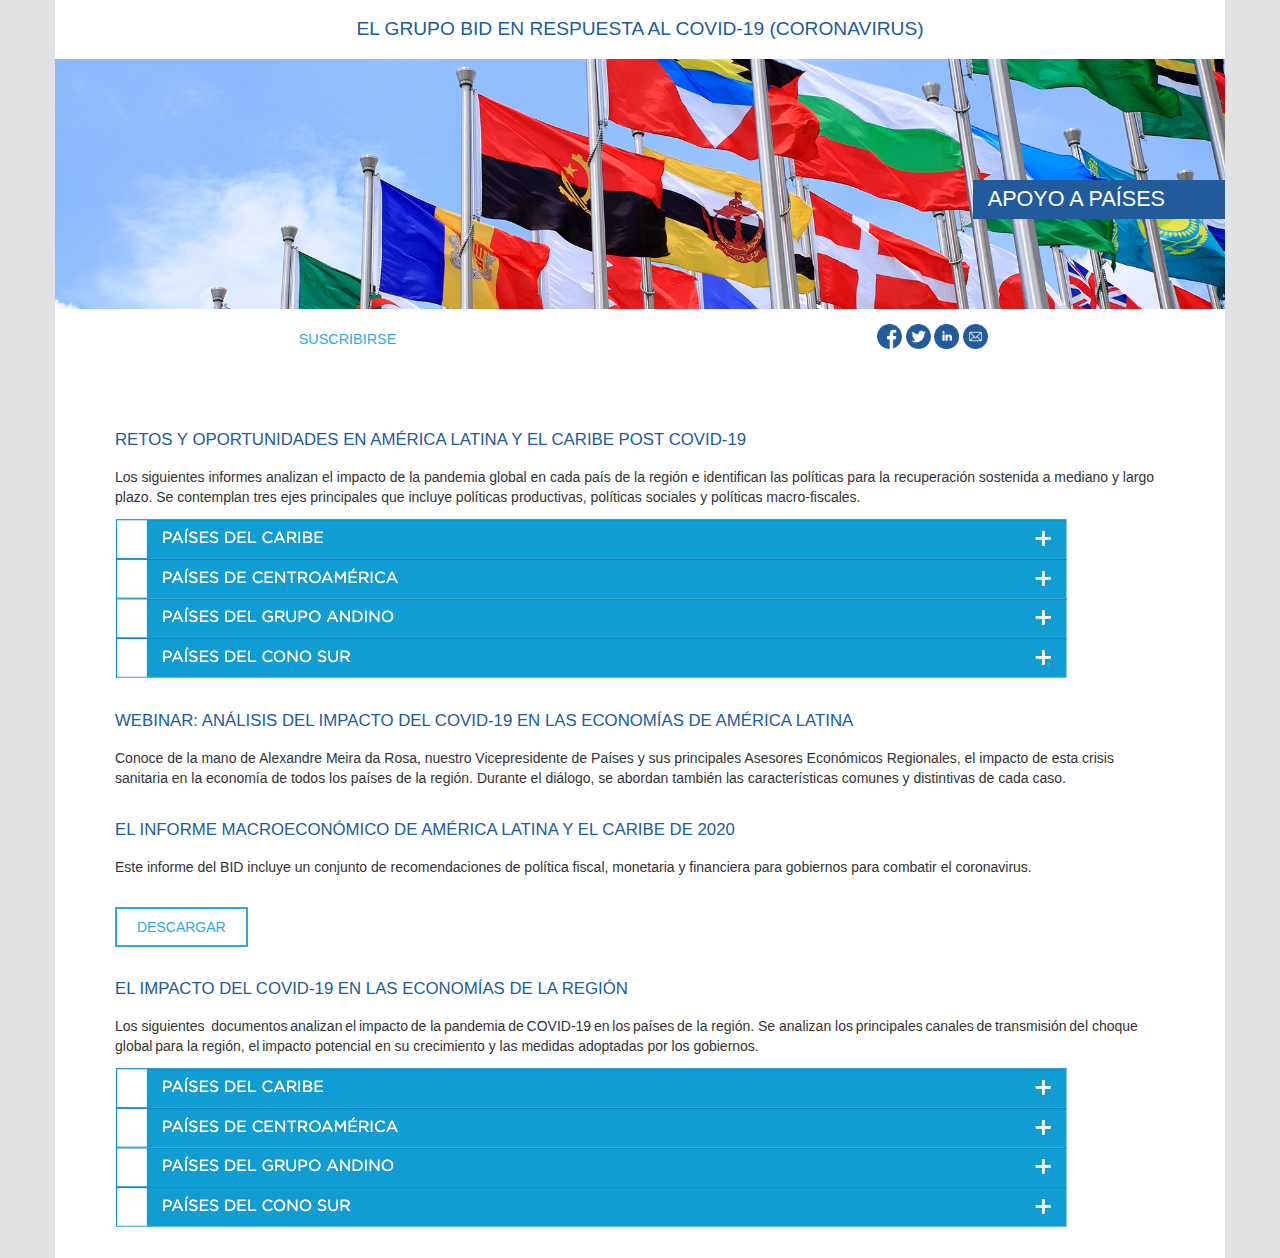
<file: site/apoyo-paises.html>
<!DOCTYPE html>
<html lang="es">
   <head>
      <title>BID</title>
      <meta charset="utf-8" />
      <meta name="viewport" content="width=device-width, initial-scale=1" />
      <!--Bootstrap 3-->
      <link rel="stylesheet" href="https://maxcdn.bootstrapcdn.com/bootstrap/3.3.7/css/bootstrap.min.css"
         integrity="sha384-BVYiiSIFeK1dGmJRAkycuHAHRg32OmUcww7on3RYdg4Va+PmSTsz/K68vbdEjh4u" crossorigin="anonymous">
         <link rel="stylesheet" type="text/css" href="css/sub_style.css">
   </head>
   <body class="sub_main sub_apoyo">
      <section class="sub-cover">
         <div class="container">
            <div class="row">
               <div class="col-12">
                  <div class="covid-subnav">
                     <h2 href="#">El Grupo BID en respuesta al COVID-19 (Coronavirus)</h2>
                  </div>
               </div>
            </div>
            <div class="row">
               <div class="col-12">
                  <div class="cover-bg">
                     <h2>Apoyo a países</h2>
                  </div>
               </div>
            </div>
            <div class="covid-subnav covid-subnav-bottom">
               <div class="container">
                  <div class="row">
                     <div class="col-xs-12 col-md-6 nav-left">
                        <a href="#">Suscribirse</a>
                     </div>
                     <div class="col-xs-12 col-md-6 nav-right">
                        <ul class="social-list">
                           <li class="social-item">
                              <a href="#" class="social-icon fb-icon">
                                 <span readonly></span>
                              </a>
                           </li>
                           <li class="social-item">
                              <a href="#" class="social-icon tw-icon">
                                 <span readonly></span>
                              </a>
                           </li>
                           <li class="social-item">
                              <a href="#" class="social-icon in-icon">
                                 <span readonly></span>
                              </a>
                           </li>
                           <li class="social-item">
                              <a href="#" class="social-icon mail-icon">
                                 <span readonly></span>
                              </a>
                           </li>
                        </ul>
                     </div>
                  </div>
               </div>
            </div>
         </div>
      </section>
      <section class="sub-container">
         <div class="container">
            <div class="row">
               <div class="col-12">
                   <div class="sub-content">
                     <h3>Retos y oportunidades en América Latina y El Caribe post COVID-19</h3>
                     <p>Los siguientes informes analizan el impacto de la pandemia global en cada país de la región e identifican las políticas para la recuperación sostenida a mediano y largo plazo. Se contemplan tres ejes principales que incluye políticas productivas, políticas sociales y políticas macro-fiscales.</p>
                     <img src="img/mockups/acordeon.png" alt="placeholder para el acordeón">
                     <h3>Webinar: Análisis del impacto del COVID-19 en las Economías de América Latina</h3>
                     <p>Conoce de la mano de Alexandre Meira da Rosa, nuestro Vicepresidente de Países y sus principales Asesores Económicos Regionales, el impacto de esta crisis sanitaria en la economía de todos los países de la región. Durante el diálogo, se abordan también las características comunes y distintivas de cada caso.</p>
                     <h3>El informe macroeconómico de América Latina y el Caribe de 2020</h3>
                     <p>Este informe del BID incluye un conjunto de recomendaciones de política fiscal, monetaria y financiera para gobiernos para combatir el coronavirus.</p>
                     <button class="btn btn-primary">Descargar</button>
                     <h3>El impacto del COVID-19 en las economías de la región</h3>
                     <p>Los siguientes  documentos analizan el impacto de la pandemia de COVID-19 en los países de la región. Se analizan los principales canales de transmisión del choque global para la región, el impacto potencial en su crecimiento y las medidas adoptadas por los gobiernos.</p>
                     <img src="img/mockups/acordeon.png" alt="placeholder para el acordeón">
                  </div>
               </div>
            </div>
         </div>
      </section>
   </body>
   </html>
</file>
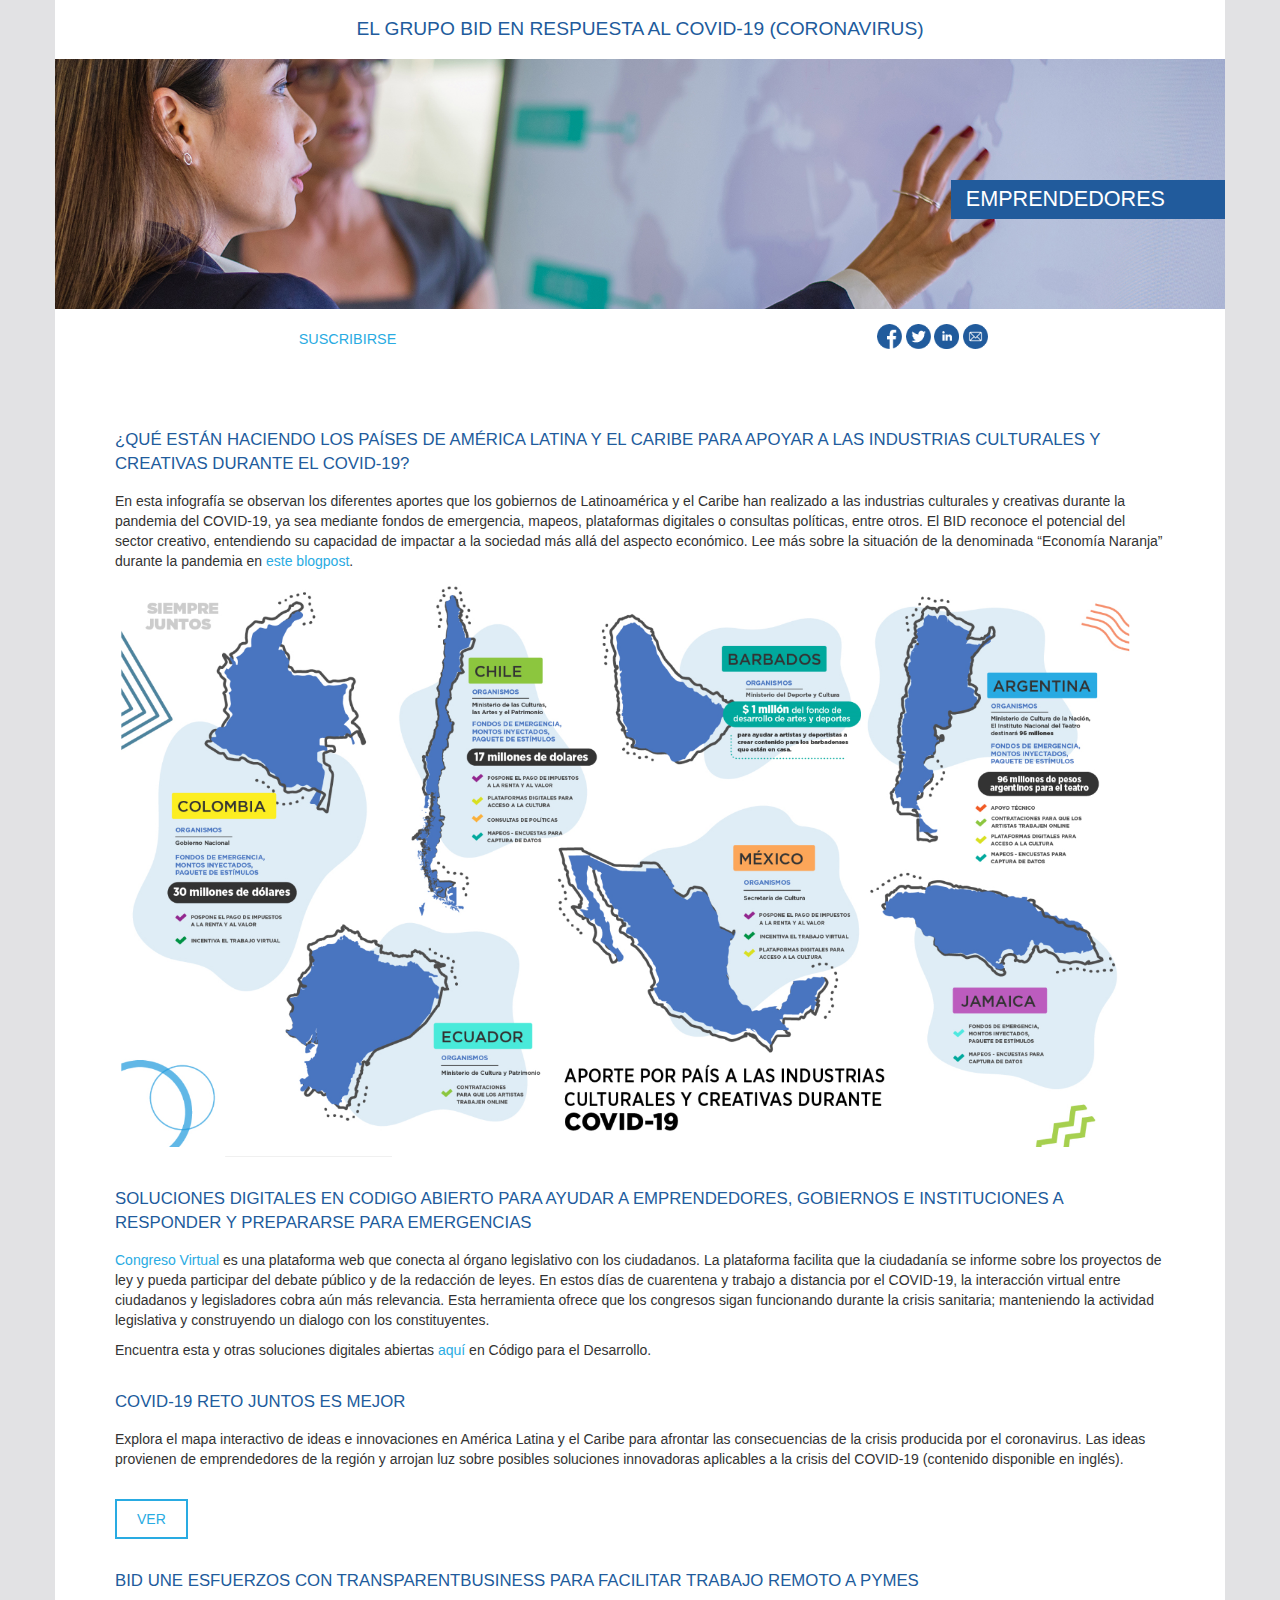
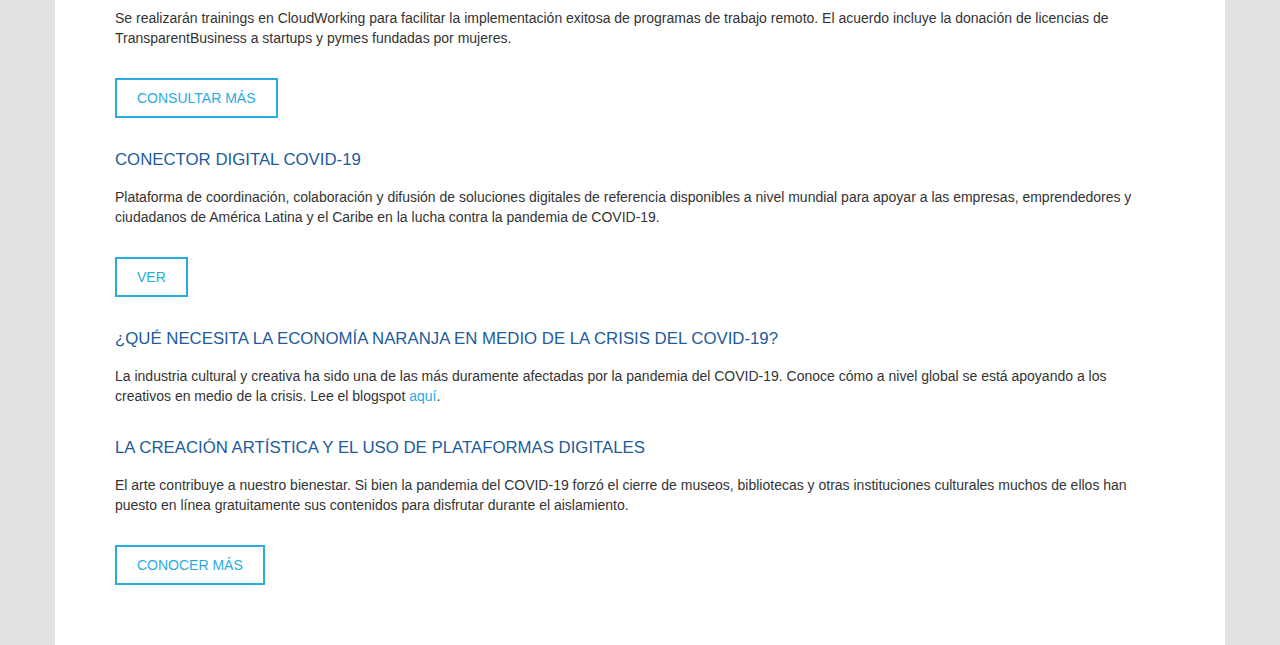
<file: site/emprendedores.html>
<!DOCTYPE html>
<html lang="es">
   <head>
      <title>BID</title>
      <meta charset="utf-8" />
      <meta name="viewport" content="width=device-width, initial-scale=1" />
      <!--Bootstrap 3-->
      <link rel="stylesheet" href="https://maxcdn.bootstrapcdn.com/bootstrap/3.3.7/css/bootstrap.min.css"
         integrity="sha384-BVYiiSIFeK1dGmJRAkycuHAHRg32OmUcww7on3RYdg4Va+PmSTsz/K68vbdEjh4u" crossorigin="anonymous">
         <link rel="stylesheet" type="text/css" href="css/sub_style.css">
   </head>
   <body class="sub_main sub_emprendedores">
      <section class="sub-cover">
         <div class="container">
            <div class="row">
               <div class="col-12">
                  <div class="covid-subnav">
                     <h2 href="#">El Grupo BID en respuesta al COVID-19 (Coronavirus)</h2>
                  </div>
               </div>
            </div>
            <div class="row">
               <div class="col-12">
                  <div class="cover-bg">
                     <h2>Emprendedores</h2>
                  </div>
               </div>
            </div>
            <div class="covid-subnav covid-subnav-bottom">
               <div class="container">
                  <div class="row">
                     <div class="col-xs-12 col-md-6 nav-left">
                        <a href="#">Suscribirse</a>
                     </div>
                     <div class="col-xs-12 col-md-6 nav-right">
                        <ul class="social-list">
                           <li class="social-item">
                              <a href="#" class="social-icon fb-icon">
                                 <span readonly></span>
                              </a>
                           </li>
                           <li class="social-item">
                              <a href="#" class="social-icon tw-icon">
                                 <span readonly></span>
                              </a>
                           </li>
                           <li class="social-item">
                              <a href="#" class="social-icon in-icon">
                                 <span readonly></span>
                              </a>
                           </li>
                           <li class="social-item">
                              <a href="#" class="social-icon mail-icon">
                                 <span readonly></span>
                              </a>
                           </li>
                        </ul>
                     </div>
                  </div>
               </div>
            </div>
         </div>
      </section>
      <section class="sub-container">
         <div class="container">
            <div class="row">
               <div class="col-12">
                   <div class="sub-content">
                     <h3>¿QUÉ ESTÁN HACIENDO LOS PAÍSES DE AMÉRICA LATINA Y EL CARIBE PARA APOYAR A LAS INDUSTRIAS CULTURALES Y CREATIVAS DURANTE EL COVID-19?</h3>
                     <p>En esta infografía se observan los diferentes aportes que los gobiernos de Latinoamérica y el Caribe han realizado a las industrias culturales y creativas durante la pandemia del COVID-19, ya sea mediante fondos de emergencia, mapeos, plataformas digitales o consultas políticas, entre otros. El BID reconoce el potencial del sector creativo, entendiendo su capacidad de impactar a la sociedad más allá del aspecto económico. Lee más sobre la situación de la denominada “Economía Naranja” durante la pandemia en <a href="#">este blogpost</a>.</p>
                     <img src="img/placeholders/sub/emprendedores.png">
                     <h3>SOLUCIONES DIGITALES EN CODIGO ABIERTO PARA AYUDAR A EMPRENDEDORES, GOBIERNOS E INSTITUCIONES A RESPONDER Y PREPARARSE PARA EMERGENCIAS</h3>
                     <p><a href="#">Congreso Virtual</a> es una plataforma web que conecta al órgano legislativo con los ciudadanos. La plataforma facilita que la ciudadanía se informe sobre los proyectos de ley y pueda participar del debate público y de la redacción de leyes. En estos días de cuarentena y trabajo a distancia por el COVID-19, la interacción virtual entre ciudadanos y legisladores cobra aún más relevancia. Esta herramienta ofrece que los congresos sigan funcionando durante la crisis sanitaria; manteniendo la actividad legislativa y construyendo un dialogo con los constituyentes.</p>
                     <p>Encuentra esta y otras soluciones digitales abiertas <a href="#">aquí</a> en Código para el Desarrollo.</p>
                     <h3>COVID-19 RETO JUNTOS ES MEJOR</h3>
                     <p>Explora el mapa interactivo de ideas e innovaciones en América Latina y el Caribe para afrontar las consecuencias de la crisis producida por el coronavirus. Las ideas provienen de emprendedores de la región y arrojan luz sobre posibles soluciones innovadoras aplicables a la crisis del COVID-19 (contenido disponible en inglés).</p>
                     <button class="btn btn-primary">Ver</button>
                     <h3>BID UNE ESFUERZOS CON TRANSPARENTBUSINESS PARA FACILITAR TRABAJO REMOTO A PYMES</h3>
                     <p>Se realizarán trainings en CloudWorking para facilitar la implementación exitosa de programas de trabajo remoto. El acuerdo incluye la donación de licencias de TransparentBusiness a startups y pymes fundadas por mujeres.</p>
                     <button class="btn btn-primary">Consultar más</button>
                     <h3>CONECTOR DIGITAL COVID-19</h3>
                     <p>Plataforma de coordinación, colaboración y difusión de soluciones digitales de referencia disponibles a nivel mundial para apoyar a las empresas, emprendedores y ciudadanos de América Latina y el Caribe en la lucha contra la pandemia de COVID-19.</p>
                     <button class="btn btn-primary">Ver</button>
                     <h3>¿QUÉ NECESITA LA ECONOMÍA NARANJA EN MEDIO DE LA CRISIS DEL COVID-19?</h3>
                     <p>La industria cultural y creativa ha sido una de las más duramente afectadas por la pandemia del COVID-19. Conoce cómo a nivel global  se está apoyando a los creativos en medio de la crisis. Lee el blogspot <a href="#">aquí</a>.</p>
                     <h3>LA CREACIÓN ARTÍSTICA Y EL USO DE PLATAFORMAS DIGITALES</h3>
                     <p>El arte contribuye a nuestro bienestar. Si bien la pandemia del COVID-19 forzó el cierre de museos, bibliotecas y otras instituciones culturales muchos de ellos han puesto en línea gratuitamente sus contenidos para disfrutar durante el aislamiento.</p>
                     <button class="btn btn-primary">Conocer más</button>
                  </div>
               </div>
            </div>
         </div>
      </section>
   </body>
   </html>
</file>
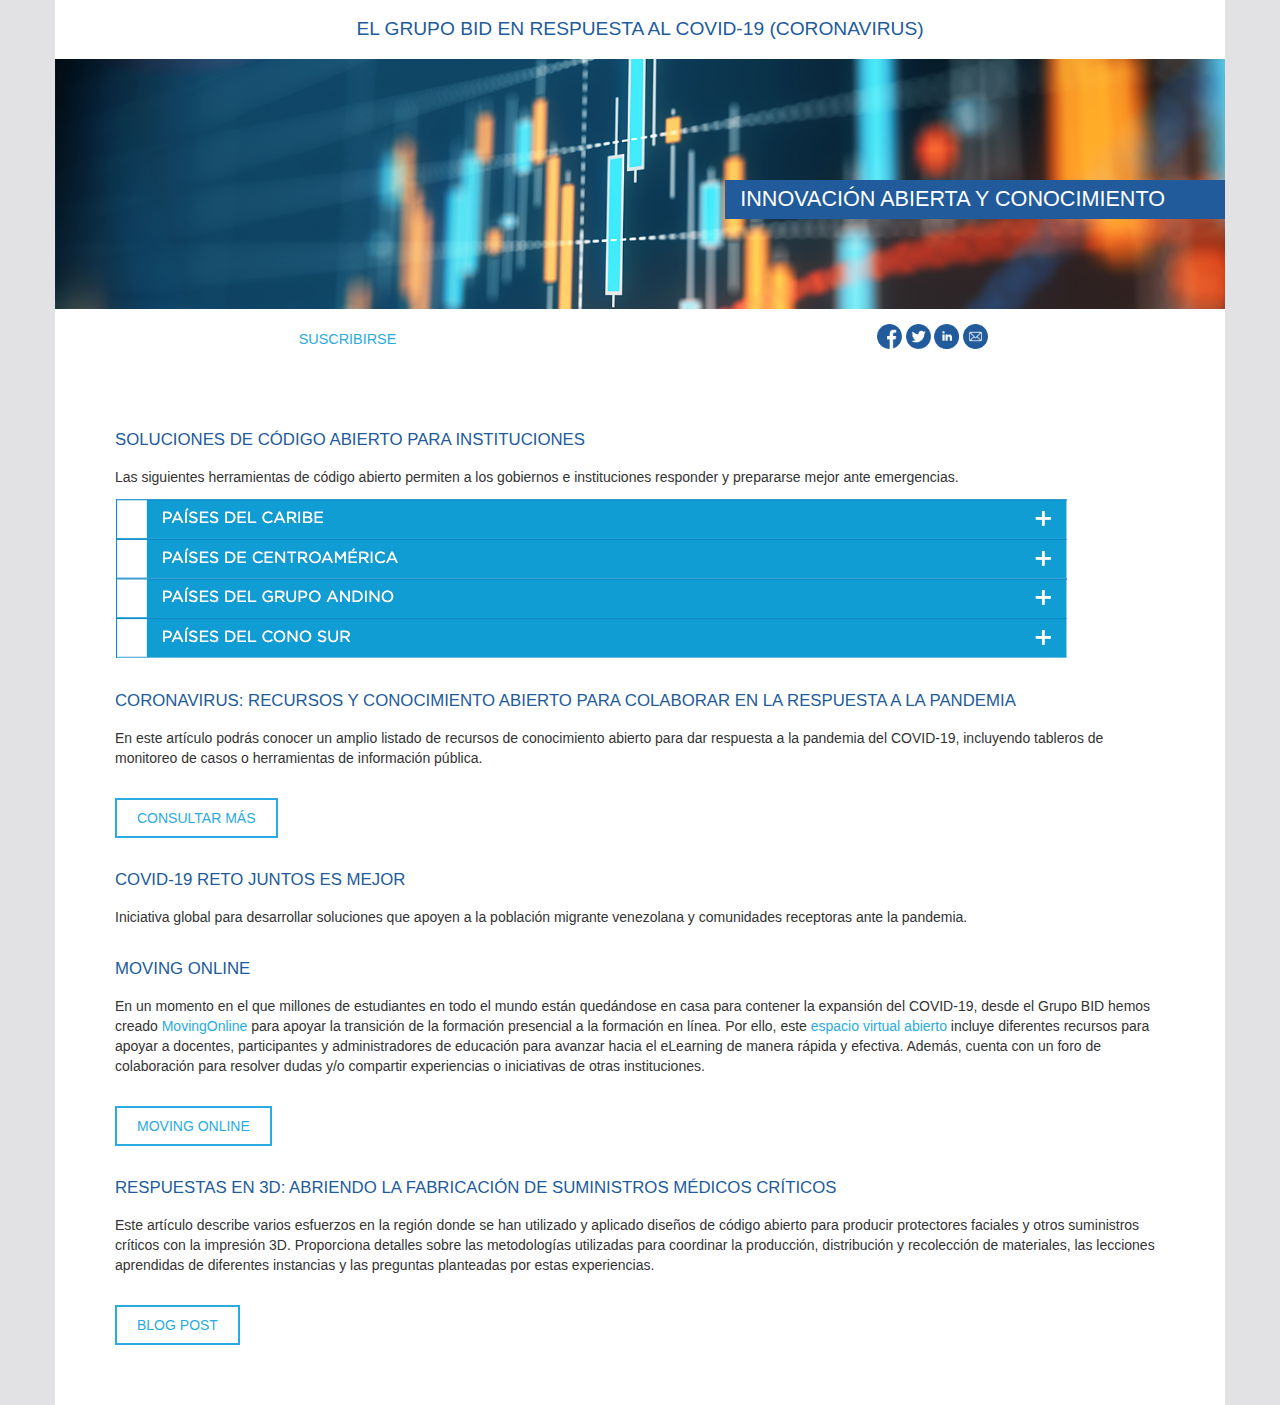
<file: site/innovacion.html>
<!DOCTYPE html>
<html lang="es">
   <head>
      <title>BID</title>
      <meta charset="utf-8" />
      <meta name="viewport" content="width=device-width, initial-scale=1" />
      <!--Bootstrap 3-->
      <link rel="stylesheet" href="https://maxcdn.bootstrapcdn.com/bootstrap/3.3.7/css/bootstrap.min.css"
         integrity="sha384-BVYiiSIFeK1dGmJRAkycuHAHRg32OmUcww7on3RYdg4Va+PmSTsz/K68vbdEjh4u" crossorigin="anonymous">
         <link rel="stylesheet" type="text/css" href="css/sub_style.css">
   </head>
   <body class="sub_main sub_innovacion">
      <section class="sub-cover">
         <div class="container">
            <div class="row">
               <div class="col-12">
                  <div class="covid-subnav">
                     <h2 href="#">El Grupo BID en respuesta al COVID-19 (Coronavirus)</h2>
                  </div>
               </div>
            </div>
            <div class="row">
               <div class="col-12">
                  <div class="cover-bg">
                     <h2>Innovación abierta y conocimiento</h2>
                  </div>
               </div>
            </div>
            <div class="covid-subnav covid-subnav-bottom">
               <div class="container">
                  <div class="row">
                     <div class="col-xs-12 col-md-6 nav-left">
                        <a href="#">Suscribirse</a>
                     </div>
                     <div class="col-xs-12 col-md-6 nav-right">
                        <ul class="social-list">
                           <li class="social-item">
                              <a href="#" class="social-icon fb-icon">
                                 <span readonly></span>
                              </a>
                           </li>
                           <li class="social-item">
                              <a href="#" class="social-icon tw-icon">
                                 <span readonly></span>
                              </a>
                           </li>
                           <li class="social-item">
                              <a href="#" class="social-icon in-icon">
                                 <span readonly></span>
                              </a>
                           </li>
                           <li class="social-item">
                              <a href="#" class="social-icon mail-icon">
                                 <span readonly></span>
                              </a>
                           </li>
                        </ul>
                     </div>
                  </div>
               </div>
            </div>
         </div>
      </section>
      <section class="sub-container">
         <div class="container">
            <div class="row">
               <div class="col-12">
                   <div class="sub-content">
                     <h3>SOLUCIONES DE CÓDIGO ABIERTO PARA INSTITUCIONES</h3>
                     <p>Las siguientes herramientas de código abierto permiten a los gobiernos e instituciones responder y prepararse mejor ante emergencias.</p>
                     <img src="img/mockups/acordeon.png" alt="placeholder para el acordeón">
                     <h3>CORONAVIRUS: RECURSOS Y CONOCIMIENTO ABIERTO PARA COLABORAR EN LA RESPUESTA A LA PANDEMIA</h3>
                     <p>En este artículo podrás conocer un amplio listado de recursos de conocimiento abierto para dar respuesta a la pandemia del COVID-19, incluyendo tableros de monitoreo de casos o herramientas de información pública.</p>
                     <button class="btn btn-primary">Consultar más</button>
                     <h3>COVID-19 RETO JUNTOS ES MEJOR</h3>
                     <p>Iniciativa global para desarrollar soluciones que apoyen a la población migrante venezolana y comunidades receptoras ante la pandemia.</p>
                     <h3>MOVING ONLINE</h3>
                     <p>En un momento en el que millones de estudiantes en todo el mundo están quedándose en casa para contener la expansión del COVID-19, desde el Grupo BID hemos creado <a href="#">MovingOnline</a> para apoyar la transición de la formación presencial a la formación en línea. Por ello, este <a href="#">espacio virtual abierto</a>  incluye diferentes recursos para apoyar a docentes, participantes y administradores de educación para avanzar hacia el eLearning de manera rápida y efectiva. Además, cuenta con un foro de colaboración para resolver dudas y/o compartir experiencias o iniciativas de otras instituciones. </p>
                     <button class="btn btn-primary">Moving Online</button>
                     <h3>RESPUESTAS EN 3D: ABRIENDO LA FABRICACIÓN DE SUMINISTROS MÉDICOS CRÍTICOS</h3>
                     <p>Este artículo describe varios esfuerzos en la región donde se han utilizado y aplicado diseños de código abierto para producir protectores faciales y otros suministros críticos con la impresión 3D. Proporciona detalles sobre las metodologías utilizadas para coordinar la producción, distribución y recolección de materiales, las lecciones aprendidas de diferentes instancias y las preguntas planteadas por estas experiencias.</p>
                     <button class="btn btn-primary">Blog post</button>
                  </div>
               </div>
            </div>
         </div>
      </section>
   </body>
   </html>
</file>
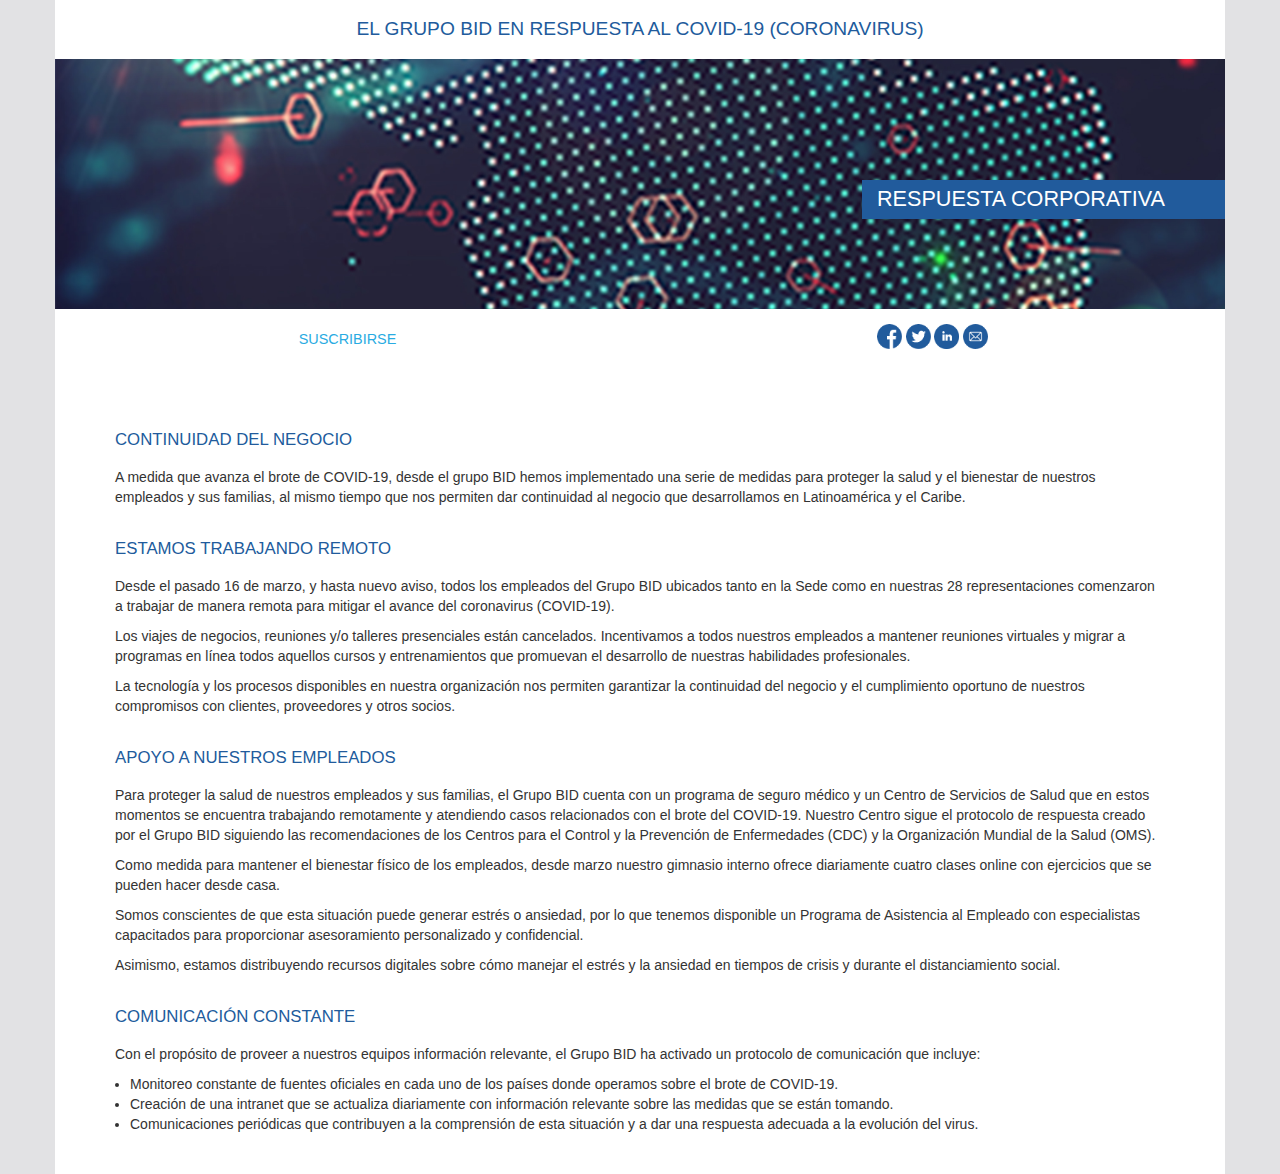
<file: site/respuesta-corporativa.html>
<!DOCTYPE html>
<html lang="es">
   <head>
      <title>BID</title>
      <meta charset="utf-8" />
      <meta name="viewport" content="width=device-width, initial-scale=1" />
      <!--Bootstrap 3-->
      <link rel="stylesheet" href="https://maxcdn.bootstrapcdn.com/bootstrap/3.3.7/css/bootstrap.min.css"
         integrity="sha384-BVYiiSIFeK1dGmJRAkycuHAHRg32OmUcww7on3RYdg4Va+PmSTsz/K68vbdEjh4u" crossorigin="anonymous">
         <link rel="stylesheet" type="text/css" href="css/sub_style.css">
   </head>
   <body class="sub_main sub_respuestac">
      <section class="sub-cover">
         <div class="container">
            <div class="row">
               <div class="col-12">
                  <div class="covid-subnav">
                     <h2 href="#">El Grupo BID en respuesta al COVID-19 (Coronavirus)</h2>
                  </div>
               </div>
            </div>
            <div class="row">
               <div class="col-12">
                  <div class="cover-bg">
                     <h2>Respuesta Corporativa</h2>
                  </div>
               </div>
            </div>
            <div class="covid-subnav covid-subnav-bottom">
               <div class="container">
                  <div class="row">
                     <div class="col-xs-12 col-md-6 nav-left">
                        <a href="#">Suscribirse</a>
                     </div>
                     <div class="col-xs-12 col-md-6 nav-right">
                        <ul class="social-list">
                           <li class="social-item">
                              <a href="#" class="social-icon fb-icon">
                                 <span readonly></span>
                              </a>
                           </li>
                           <li class="social-item">
                              <a href="#" class="social-icon tw-icon">
                                 <span readonly></span>
                              </a>
                           </li>
                           <li class="social-item">
                              <a href="#" class="social-icon in-icon">
                                 <span readonly></span>
                              </a>
                           </li>
                           <li class="social-item">
                              <a href="#" class="social-icon mail-icon">
                                 <span readonly></span>
                              </a>
                           </li>
                        </ul>
                     </div>
                  </div>
               </div>
            </div>
         </div>
      </section>
      <section class="sub-container">
         <div class="container">
            <div class="row">
               <div class="col-12">
                   <div class="sub-content">
                     <h3>Continuidad del negocio</h3>
                     <p>A medida que avanza el brote de COVID-19, desde el grupo BID hemos implementado una serie de medidas para proteger la salud y el bienestar de nuestros empleados y sus familias, al mismo tiempo que nos permiten dar continuidad al negocio que desarrollamos en Latinoamérica y el Caribe.</p>
                     <h3>Estamos trabajando remoto</h3>
                     <p>Desde el pasado 16 de marzo, y hasta nuevo aviso, todos los empleados del Grupo BID ubicados tanto en la Sede como en nuestras 28 representaciones comenzaron a trabajar de manera remota para mitigar el avance del coronavirus (COVID-19).</p>
                     <p>Los viajes de negocios, reuniones y/o talleres presenciales están cancelados. Incentivamos a todos nuestros empleados a mantener reuniones virtuales y migrar a programas en línea todos aquellos cursos y entrenamientos que promuevan el desarrollo de nuestras habilidades profesionales.</p>
                     <p>La tecnología y los procesos disponibles en nuestra organización nos permiten garantizar la continuidad del negocio y el cumplimiento oportuno de nuestros compromisos con clientes, proveedores y otros socios.</p>
                     <h3>Apoyo a nuestros empleados</h3>
                     <p>Para proteger la salud de nuestros empleados y sus familias, el Grupo BID cuenta con un programa de seguro médico y un Centro de Servicios de Salud que en estos momentos se encuentra trabajando remotamente y atendiendo casos relacionados con el brote del COVID-19. Nuestro Centro sigue el protocolo de respuesta creado por el Grupo BID siguiendo las recomendaciones de los Centros para el Control y la Prevención de Enfermedades (CDC) y la Organización Mundial de la Salud (OMS).</p>
                     <p>Como medida para mantener el bienestar físico de los empleados, desde marzo nuestro gimnasio interno ofrece diariamente cuatro clases online con ejercicios que se pueden hacer desde casa.</p>
                     <p>Somos conscientes de que esta situación puede generar estrés o ansiedad, por lo que tenemos disponible un Programa de Asistencia al Empleado con especialistas capacitados para proporcionar asesoramiento personalizado y confidencial.</p>
                     <p>Asimismo, estamos distribuyendo recursos digitales sobre cómo manejar el estrés y la ansiedad en tiempos de crisis y durante el distanciamiento social.</p>
                     <h3>Comunicación constante</h3>
                     <p>Con el propósito de proveer a nuestros equipos información relevante, el Grupo BID ha activado un protocolo de comunicación que incluye:</p>
                     <ul>
                        <li>Monitoreo constante de fuentes oficiales en cada uno de los países donde operamos sobre el brote de COVID-19.</li>
                        <li>Creación de una intranet que se actualiza diariamente con información relevante sobre las medidas que se están tomando.</li>
                        <li>Comunicaciones periódicas que contribuyen a la comprensión de esta situación y a dar una respuesta adecuada a la evolución del virus.</li>
                     </ul>
                  </div>
               </div>
            </div>
         </div>
      </section>
   </body>
   </html>
</file>
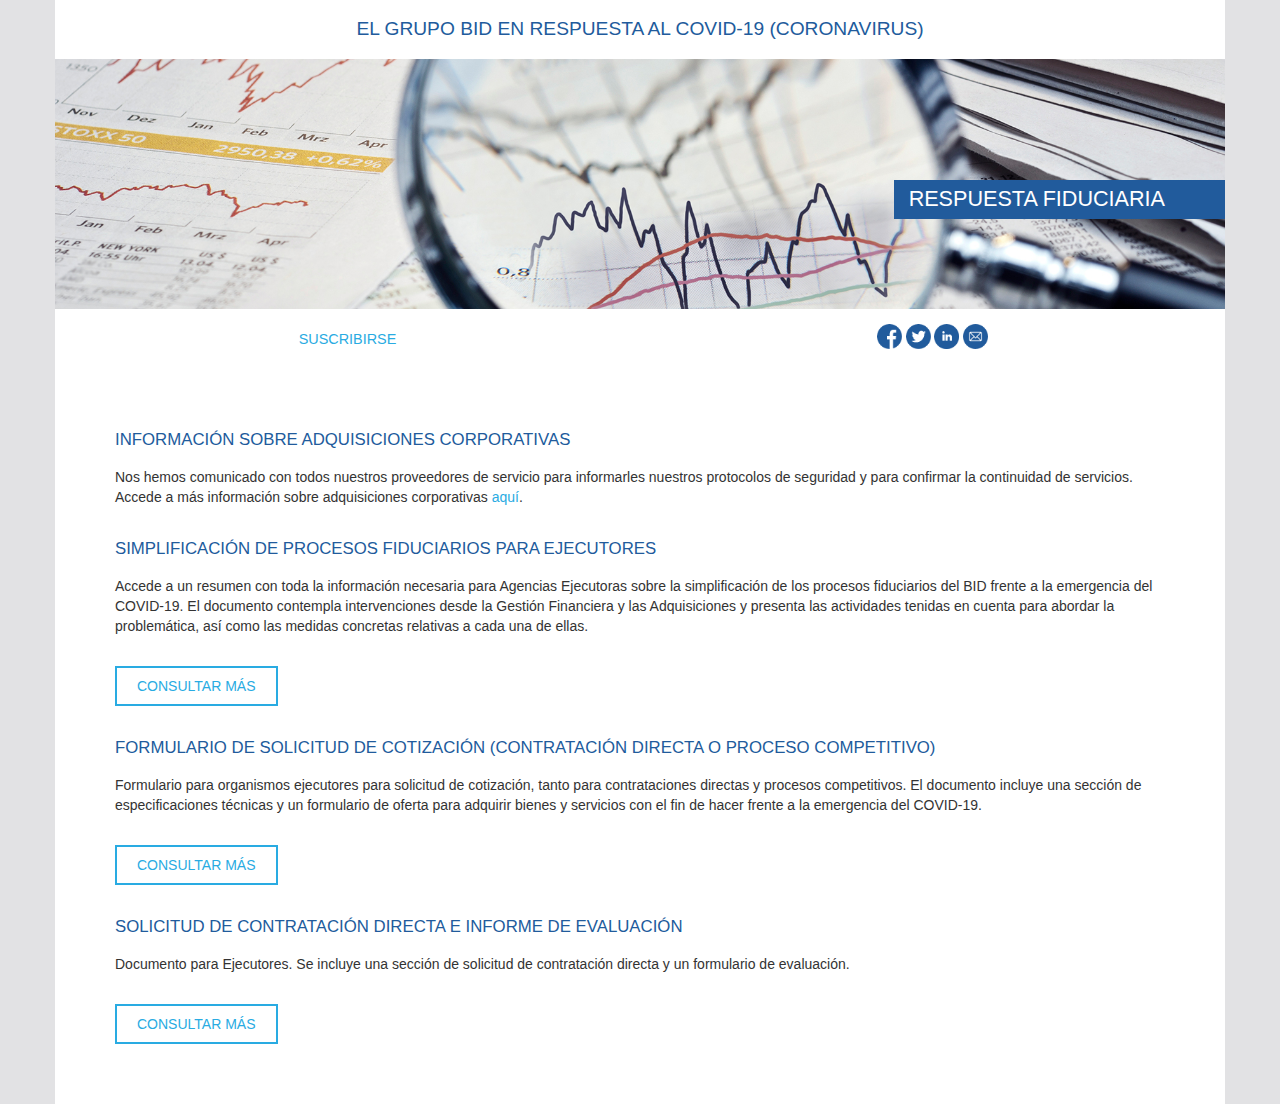
<file: site/respuesta-fiduciaria.html>
<!DOCTYPE html>
<html lang="es">
   <head>
      <title>BID</title>
      <meta charset="utf-8" />
      <meta name="viewport" content="width=device-width, initial-scale=1" />
      <!--Bootstrap 3-->
      <link rel="stylesheet" href="https://maxcdn.bootstrapcdn.com/bootstrap/3.3.7/css/bootstrap.min.css"
         integrity="sha384-BVYiiSIFeK1dGmJRAkycuHAHRg32OmUcww7on3RYdg4Va+PmSTsz/K68vbdEjh4u" crossorigin="anonymous">
         <link rel="stylesheet" type="text/css" href="css/sub_style.css">
   </head>
   <body class="sub_main sub_respuestaf">
      <section class="sub-cover">
         <div class="container">
            <div class="row">
               <div class="col-12">
                  <div class="covid-subnav">
                     <h2 href="#">El Grupo BID en respuesta al COVID-19 (Coronavirus)</h2>
                  </div>
               </div>
            </div>
            <div class="row">
               <div class="col-12">
                  <div class="cover-bg">
                     <h2>Respuesta Fiduciaria</h2>
                  </div>
               </div>
            </div>
            <div class="covid-subnav covid-subnav-bottom">
               <div class="container">
                  <div class="row">
                     <div class="col-xs-12 col-md-6 nav-left">
                        <a href="#">Suscribirse</a>
                     </div>
                     <div class="col-xs-12 col-md-6 nav-right">
                        <ul class="social-list">
                           <li class="social-item">
                              <a href="#" class="social-icon fb-icon">
                                 <span readonly></span>
                              </a>
                           </li>
                           <li class="social-item">
                              <a href="#" class="social-icon tw-icon">
                                 <span readonly></span>
                              </a>
                           </li>
                           <li class="social-item">
                              <a href="#" class="social-icon in-icon">
                                 <span readonly></span>
                              </a>
                           </li>
                           <li class="social-item">
                              <a href="#" class="social-icon mail-icon">
                                 <span readonly></span>
                              </a>
                           </li>
                        </ul>
                     </div>
                  </div>
               </div>
            </div>
         </div>
      </section>
      <section class="sub-container">
         <div class="container">
            <div class="row">
               <div class="col-12">
                   <div class="sub-content">
                     <h3>Información sobre adquisiciones corporativas</h3>
                     <p>Nos hemos comunicado con todos nuestros proveedores de servicio para informarles nuestros protocolos de seguridad y para confirmar la continuidad de servicios. Accede a más información sobre adquisiciones corporativas <a href="#">aquí</a>.</p>
                     <h3>Simplificación de procesos fiduciarios para ejecutores</h3>
                     <p>Accede a un resumen con toda la información necesaria para Agencias Ejecutoras sobre la simplificación de los procesos fiduciarios del BID frente a la emergencia del COVID-19. El documento contempla intervenciones desde la Gestión Financiera y las Adquisiciones y presenta las actividades tenidas en cuenta para abordar la problemática, así como las medidas concretas relativas a cada una de ellas.</p>
                     <button class="btn btn-primary">Consultar más</button>
                     <h3>Formulario de solicitud de cotización (contratación directa o proceso competitivo)</h3>
                     <p>Formulario para organismos ejecutores para solicitud de cotización, tanto para contrataciones directas y procesos competitivos. El documento incluye una sección de especificaciones técnicas y un formulario de oferta para adquirir bienes y servicios con el fin de hacer frente a la emergencia del COVID-19.</p>
                     <button class="btn btn-primary">Consultar más</button>
                     <h3>Solicitud de contratación directa e informe de evaluación</h3>
                     <p>Documento para Ejecutores. Se incluye una sección de solicitud de contratación directa y un formulario de evaluación.</p>
                     <button class="btn btn-primary">Consultar más</button>
                  </div>
               </div>
            </div>
         </div>
      </section>
   </body>
   </html>
</file>
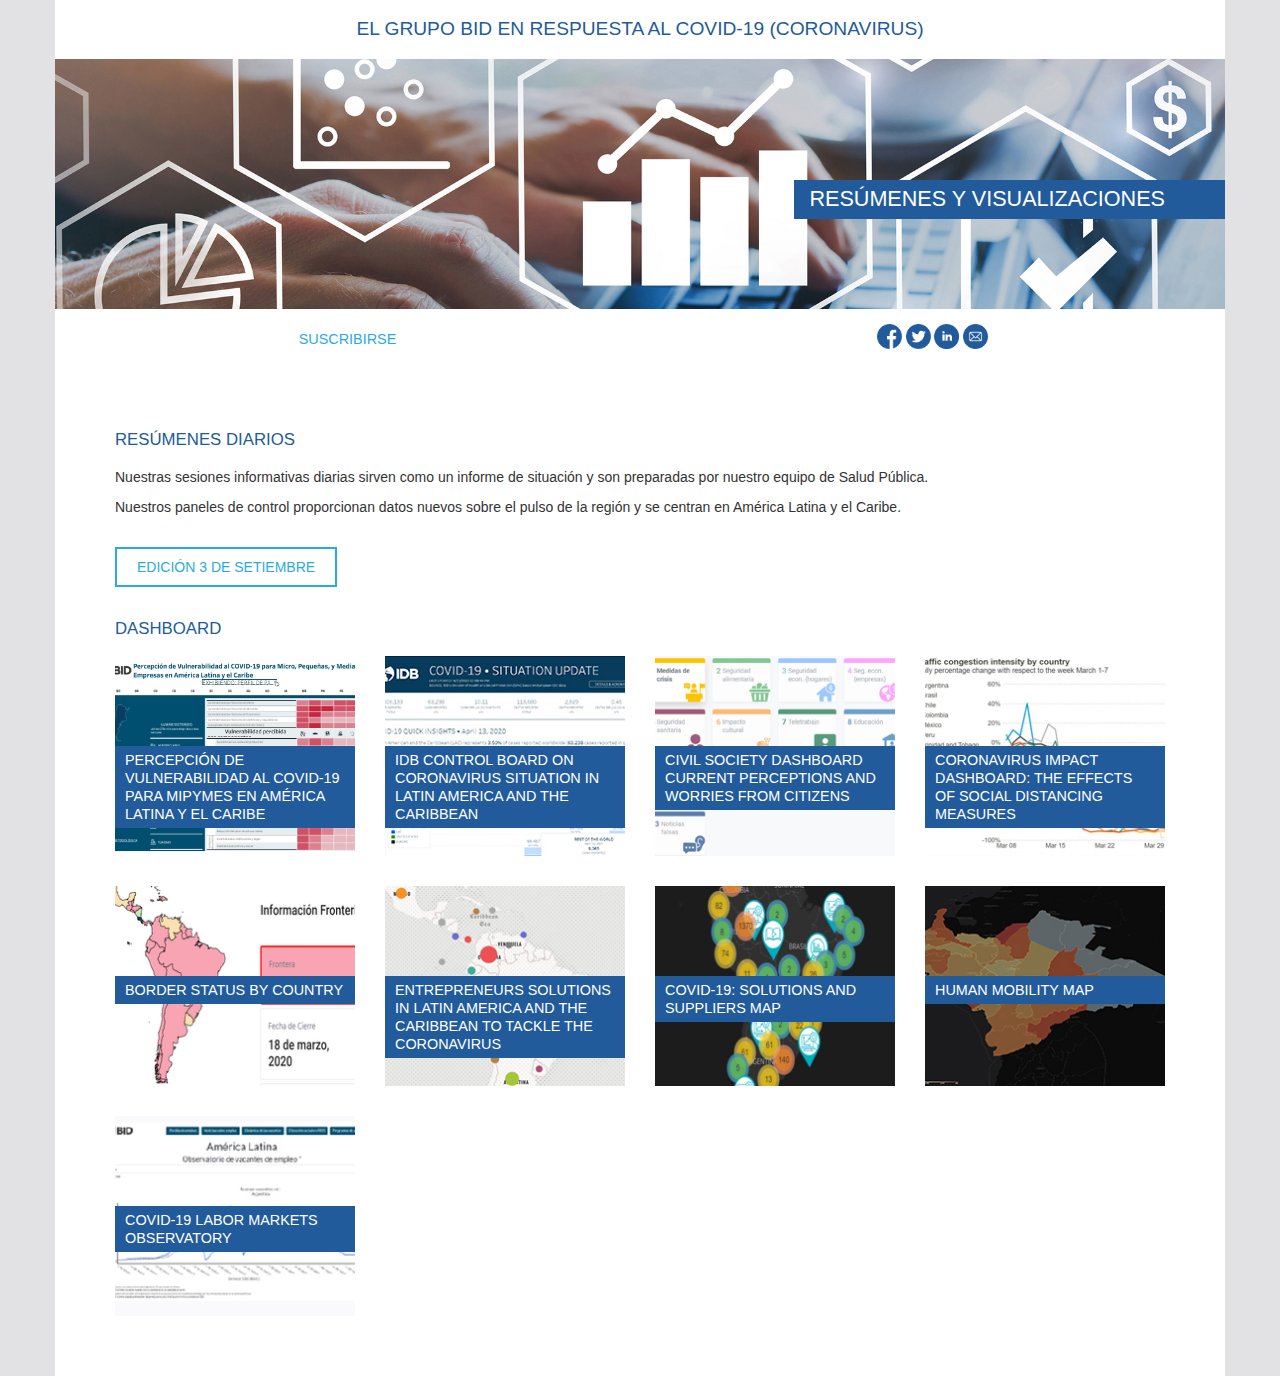
<file: site/resumenes.html>
<!DOCTYPE html>
<html lang="es">
   <head>
      <title>BID</title>
      <meta charset="utf-8" />
      <meta name="viewport" content="width=device-width, initial-scale=1" />
      <!--Bootstrap 3-->
      <link rel="stylesheet" href="https://maxcdn.bootstrapcdn.com/bootstrap/3.3.7/css/bootstrap.min.css"
         integrity="sha384-BVYiiSIFeK1dGmJRAkycuHAHRg32OmUcww7on3RYdg4Va+PmSTsz/K68vbdEjh4u" crossorigin="anonymous">
         <link rel="stylesheet" type="text/css" href="css/sub_style.css">
   </head>
   <body class="sub_main sub_resumenes">
      <section class="sub-cover">
         <div class="container">
            <div class="row">
               <div class="col-12">
                  <div class="covid-subnav">
                     <h2 href="#">El Grupo BID en respuesta al COVID-19 (Coronavirus)</h2>
                  </div>
               </div>
            </div>
            <div class="row">
               <div class="col-12">
                  <div class="cover-bg">
                     <h2>Resúmenes y visualizaciones</h2>
                  </div>
               </div>
            </div>
            <div class="covid-subnav covid-subnav-bottom">
               <div class="container">
                  <div class="row">
                     <div class="col-xs-12 col-md-6 nav-left">
                        <a href="#">Suscribirse</a>
                     </div>
                     <div class="col-xs-12 col-md-6 nav-right">
                        <ul class="social-list">
                           <li class="social-item">
                              <a href="#" class="social-icon fb-icon">
                                 <span readonly></span>
                              </a>
                           </li>
                           <li class="social-item">
                              <a href="#" class="social-icon tw-icon">
                                 <span readonly></span>
                              </a>
                           </li>
                           <li class="social-item">
                              <a href="#" class="social-icon in-icon">
                                 <span readonly></span>
                              </a>
                           </li>
                           <li class="social-item">
                              <a href="#" class="social-icon mail-icon">
                                 <span readonly></span>
                              </a>
                           </li>
                        </ul>
                     </div>
                  </div>
               </div>
            </div>
         </div>
      </section>
      <section class="sub-container">
         <div class="container">
            <div class="row">
               <div class="col-12">
                   <div class="sub-content">
                     <h3>Resúmenes diarios</h3>
                     <p>Nuestras sesiones informativas diarias sirven como un informe de situación y son preparadas por nuestro equipo de Salud Pública.</p>
                     <p>Nuestros paneles de control proporcionan datos nuevos sobre el pulso de la región y se centran en América Latina y el Caribe.​​</p>
                     <button class="btn btn-primary">Edición 3 de Setiembre</button>

                     <h3>Dashboard</h3>
                     <div class="row">
                        <div class="col-12 col-sm-6 col-md-3">
                           <a href="#">
                              <div class="res_1 res-tile">
                                 <div class="res-bg">
                                    <h4>PERCEPCIÓN DE VULNERABILIDAD AL COVID-19 PARA MIPYMES EN AMÉRICA LATINA Y EL CARIBE</h4>
                                 </div>
                              </div>
                           </a>
                        </div>
                        <div class="col-12 col-sm-6 col-md-3">
                           <a href="#">
                              <div class="res_2 res-tile">
                                 <div class="res-bg">
                                    <h4>IDB CONTROL BOARD ON CORONAVIRUS SITUATION IN LATIN AMERICA AND THE CARIBBEAN</h4>
                                 </div>
                              </div>
                           </a>
                        </div>
                        <div class="col-12 col-sm-6 col-md-3">
                           <a href="#">
                              <div class="res_3 res-tile">
                                 <div class="res-bg">
                                    <h4>CIVIL SOCIETY DASHBOARD ​ CURRENT PERCEPTIONS AND WORRIES FROM CITIZENS​</h4>
                                 </div>
                              </div>
                           </a>
                        </div>
                        <div class="col-12 col-sm-6 col-md-3">
                           <a href="#">
                              <div class="res_4 res-tile">
                                 <div class="res-bg">
                                    <h4>CORONAVIRUS IMPACT DASHBOARD: THE EFFECTS OF SOCIAL DISTANCING MEASURES</h4>
                                 </div>
                              </div>
                           </a>
                        </div>
                        <div class="col-12 col-sm-6 col-md-3">
                           <a href="#">
                              <div class="res_5 res-tile">
                                 <div class="res-bg">
                                    <h4>BORDER STATUS BY COUNTRY</h4>
                                 </div>
                              </div>
                           </a>
                        </div>
                        <div class="col-12 col-sm-6 col-md-3">
                           <a href="#">
                              <div class="res_6 res-tile">
                                 <div class="res-bg">
                                    <h4>ENTREPRENEURS SOLUTIONS IN LATIN AMERICA AND THE CARIBBEAN TO TACKLE THE CORONAVIRUS​</h4>
                                 </div>
                              </div>
                           </a>
                        </div>
                        <div class="col-12 col-sm-6 col-md-3">
                           <a href="#">
                              <div class="res_7 res-tile">
                                 <div class="res-bg">
                                    <h4>COVID-19: SOLUTIONS AND SUPPLIERS MAP</h4>
                                 </div>
                              </div>
                           </a>
                        </div>
                        <div class="col-12 col-sm-6 col-md-3">
                           <a href="#">
                              <div class="res_8 res-tile">
                                 <div class="res-bg">
                                    <h4>HUMAN MOBILITY MAP</h4>
                                 </div>
                              </div>
                           </a>
                        </div>
                        <div class="col-12 col-sm-6 col-md-3">
                           <a href="#">
                              <div class="res_9 res-tile">
                                 <div class="res-bg">
                                    <h4>COVID-19 LABOR MARKETS OBSERVATORY</h4>
                                 </div>
                              </div>
                           </a>
                        </div>
                     </div>
                  </div>
               </div>
            </div>
         </div>
      </section>
   </body>
   </html>
</file>
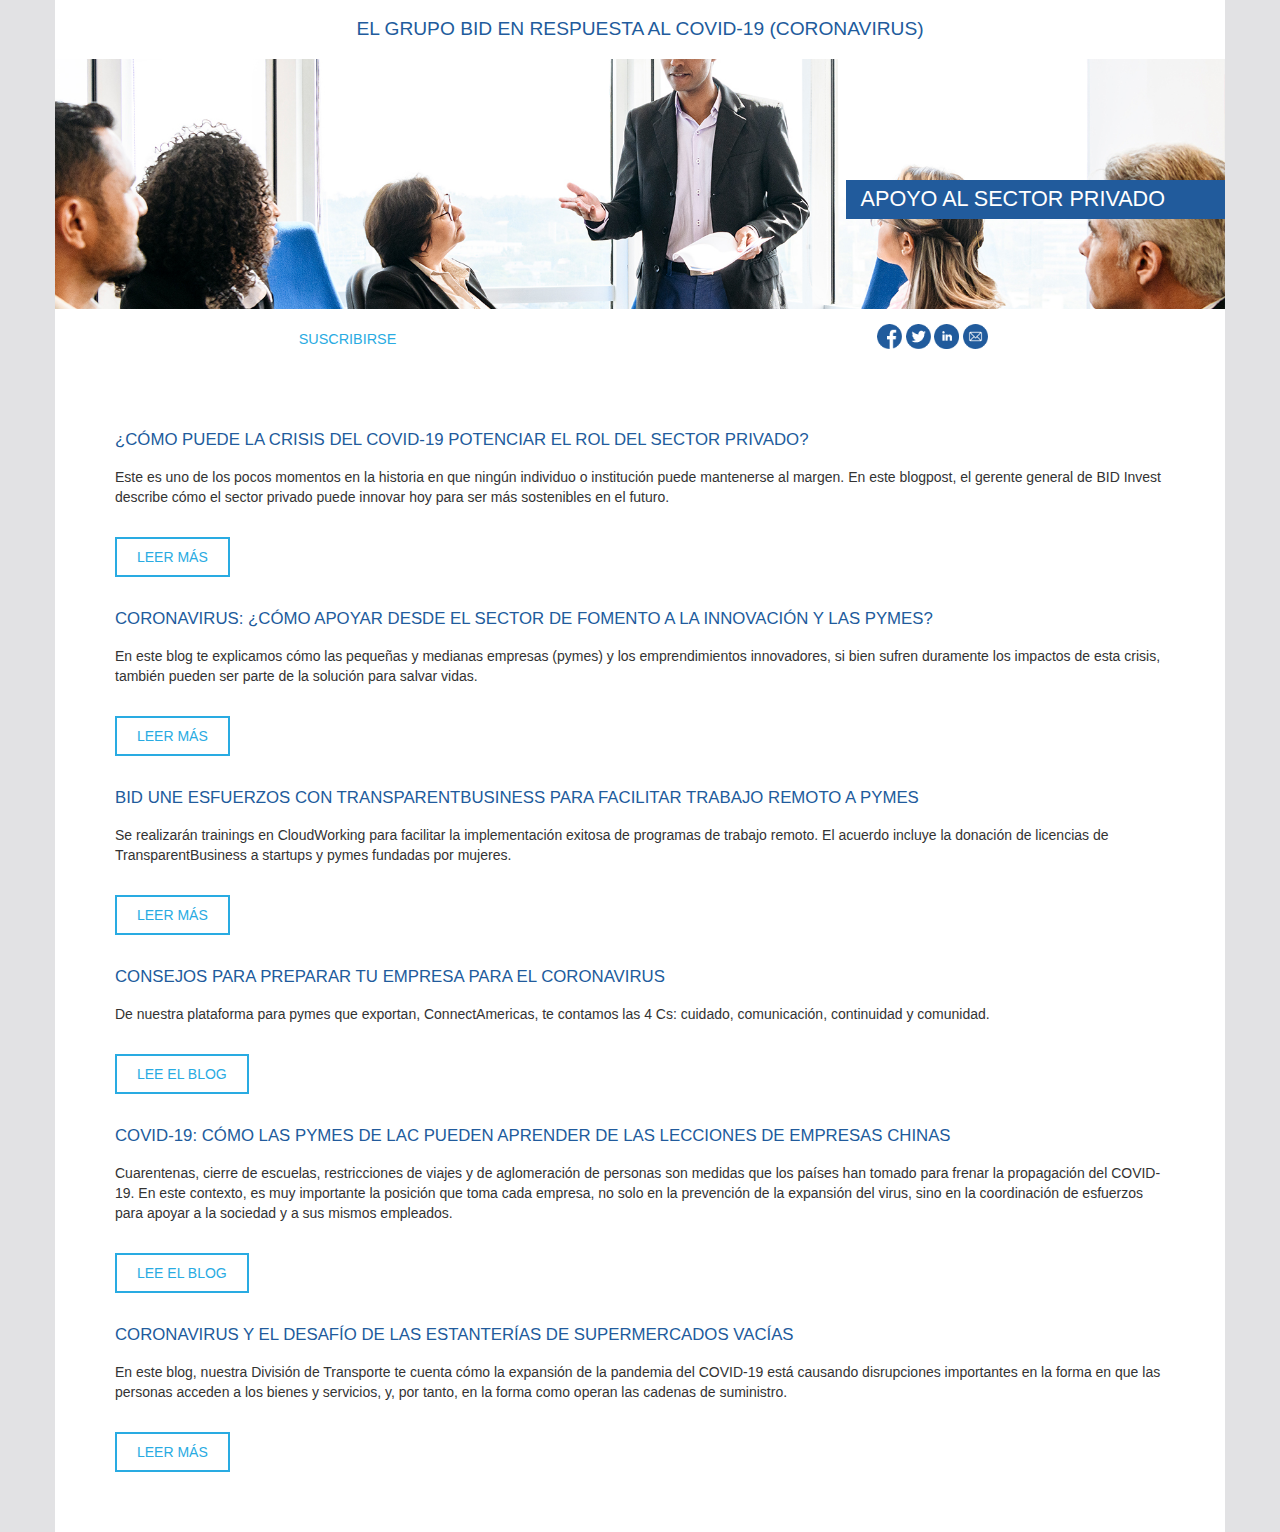
<file: site/sector-privado.html>
<!DOCTYPE html>
<html lang="es">
   <head>
      <title>BID</title>
      <meta charset="utf-8" />
      <meta name="viewport" content="width=device-width, initial-scale=1" />
      <!--Bootstrap 3-->
      <link rel="stylesheet" href="https://maxcdn.bootstrapcdn.com/bootstrap/3.3.7/css/bootstrap.min.css"
         integrity="sha384-BVYiiSIFeK1dGmJRAkycuHAHRg32OmUcww7on3RYdg4Va+PmSTsz/K68vbdEjh4u" crossorigin="anonymous">
         <link rel="stylesheet" type="text/css" href="css/sub_style.css">
   </head>
   <body class="sub_main sub_privado">
      <section class="sub-cover">
         <div class="container">
            <div class="row">
               <div class="col-12">
                  <div class="covid-subnav">
                     <h2 href="#">El Grupo BID en respuesta al COVID-19 (Coronavirus)</h2>
                  </div>
               </div>
            </div>
            <div class="row">
               <div class="col-12">
                  <div class="cover-bg">
                     <h2>Apoyo al sector privado</h2>
                  </div>
               </div>
            </div>
            <div class="covid-subnav covid-subnav-bottom">
               <div class="container">
                  <div class="row">
                     <div class="col-xs-12 col-md-6 nav-left">
                        <a href="#">Suscribirse</a>
                     </div>
                     <div class="col-xs-12 col-md-6 nav-right">
                        <ul class="social-list">
                           <li class="social-item">
                              <a href="#" class="social-icon fb-icon">
                                 <span readonly></span>
                              </a>
                           </li>
                           <li class="social-item">
                              <a href="#" class="social-icon tw-icon">
                                 <span readonly></span>
                              </a>
                           </li>
                           <li class="social-item">
                              <a href="#" class="social-icon in-icon">
                                 <span readonly></span>
                              </a>
                           </li>
                           <li class="social-item">
                              <a href="#" class="social-icon mail-icon">
                                 <span readonly></span>
                              </a>
                           </li>
                        </ul>
                     </div>
                  </div>
               </div>
            </div>
         </div>
      </section>
      <section class="sub-container">
         <div class="container">
            <div class="row">
               <div class="col-12">
                   <div class="sub-content">
                     <h3>¿CÓMO PUEDE LA CRISIS DEL COVID-19 POTENCIAR EL ROL DEL SECTOR PRIVADO?</h3>
                     <p>Este es uno de los pocos momentos en la historia en que ningún individuo o institución puede mantenerse al margen. En este blogpost, el gerente general de BID Invest describe cómo el sector privado puede innovar hoy para ser más sostenibles en el futuro.</p>
                     <button class="btn btn-primary">Leer más</button>
                     <h3>CORONAVIRUS: ¿CÓMO APOYAR DESDE EL SECTOR DE FOMENTO A LA INNOVACIÓN Y LAS PYMES?</h3>
                     <p>En este blog te explicamos cómo las pequeñas y medianas empresas (pymes) y los emprendimientos innovadores, si bien sufren duramente los impactos de esta crisis, también pueden ser parte de la solución para salvar vidas.</p>
                     <button class="btn btn-primary">Leer más</button>
                      <h3>BID UNE ESFUERZOS CON TRANSPARENTBUSINESS PARA FACILITAR TRABAJO REMOTO A PYMES</h3>
                     <p>Se realizarán trainings en CloudWorking para facilitar la implementación exitosa de programas de trabajo remoto. El acuerdo incluye la donación de licencias de TransparentBusiness a startups y pymes fundadas por mujeres.</p>
                     <button class="btn btn-primary">Leer más</button>
                     <h3>CONSEJOS PARA PREPARAR TU EMPRESA PARA EL CORONAVIRUS</h3>
                     <p>De nuestra plataforma para pymes que exportan, ConnectAmericas, te contamos las 4 Cs: cuidado, comunicación, continuidad y comunidad.</p>
                     <button class="btn btn-primary">Lee el blog</button>
                     <h3>COVID-19: CÓMO LAS PYMES DE LAC PUEDEN APRENDER DE LAS LECCIONES DE EMPRESAS CHINAS</h3>
                     <p>Cuarentenas, cierre de escuelas, restricciones de viajes y de aglomeración de personas son medidas que los países han tomado para frenar la propagación del COVID-19. En este contexto, es muy importante la posición que toma cada empresa, no solo en la prevención de la expansión del virus, sino en la coordinación de esfuerzos para apoyar a la sociedad y a sus mismos empleados.</p>
                     <button class="btn btn-primary">Lee el blog</button>
                     <h3>CORONAVIRUS Y EL DESAFÍO DE LAS ESTANTERÍAS DE SUPERMERCADOS VACÍAS</h3>
                     <p>En este blog, nuestra División de Transporte te cuenta cómo la expansión de la pandemia del COVID-19 está causando disrupciones importantes en la forma en que las personas acceden a los bienes y servicios, y, por tanto, en la forma como operan las cadenas de suministro.</p>
                     <button class="btn btn-primary">Leer más</button>
                  </div>
               </div>
            </div>
         </div>
      </section>
   </body>
   </html>
</file>
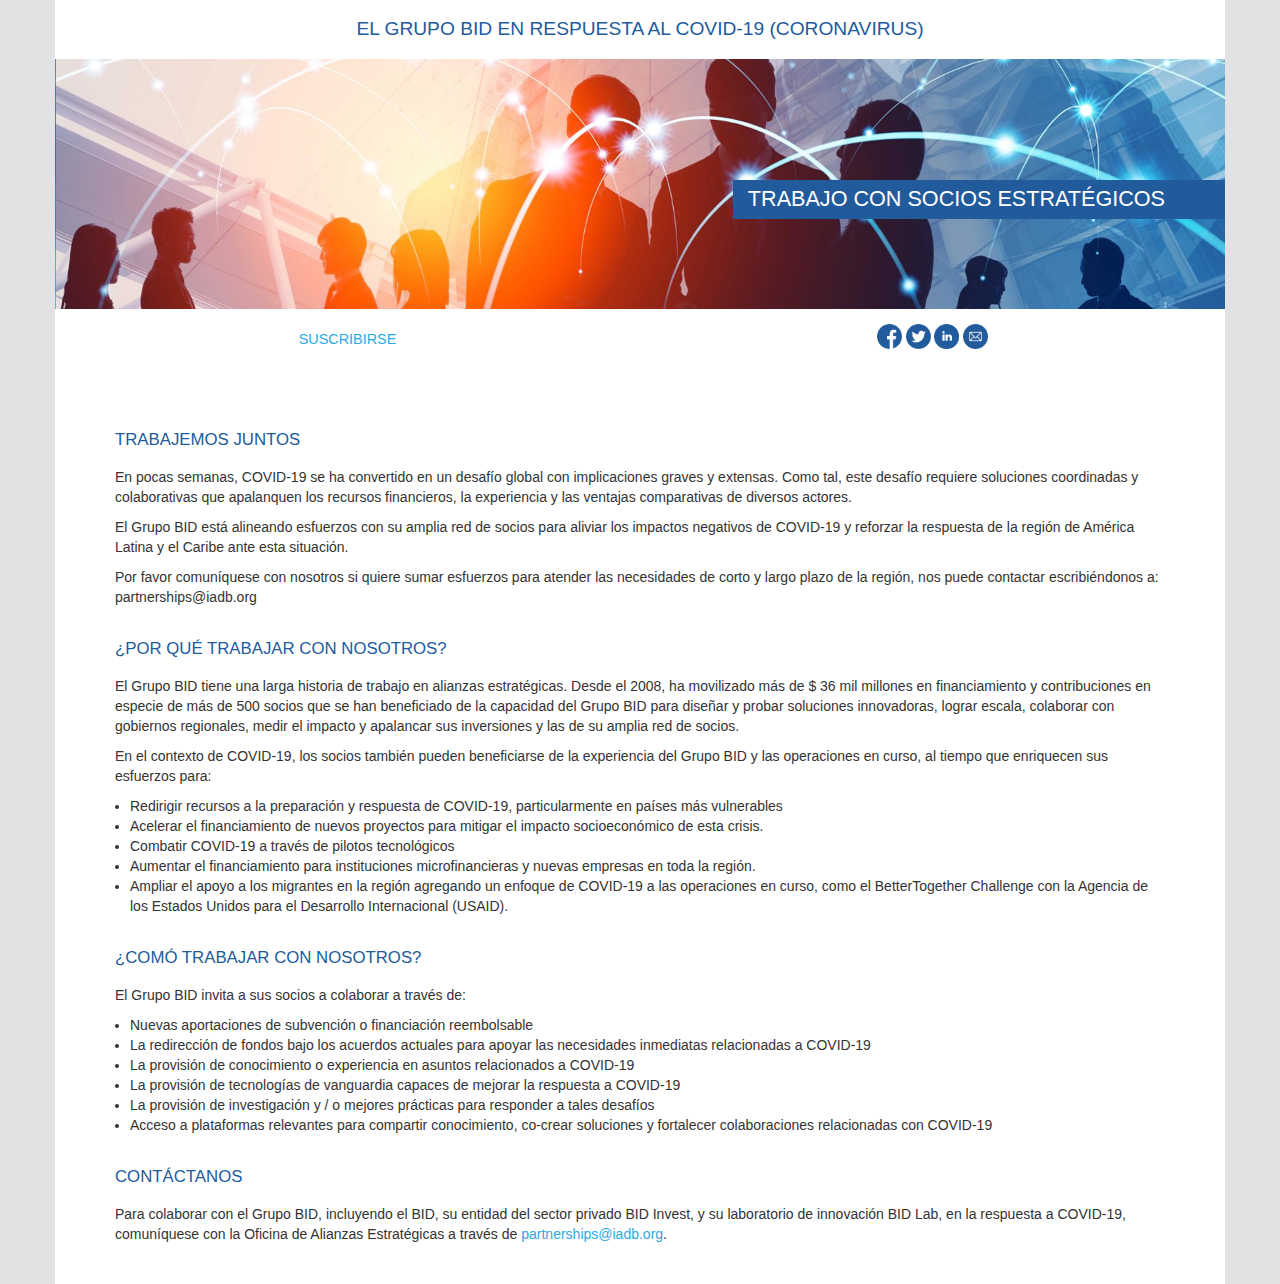
<file: site/socios-estrategicos.html>
<!DOCTYPE html>
<html lang="es">
   <head>
      <title>BID</title>
      <meta charset="utf-8" />
      <meta name="viewport" content="width=device-width, initial-scale=1" />
      <!--Bootstrap 3-->
      <link rel="stylesheet" href="https://maxcdn.bootstrapcdn.com/bootstrap/3.3.7/css/bootstrap.min.css"
         integrity="sha384-BVYiiSIFeK1dGmJRAkycuHAHRg32OmUcww7on3RYdg4Va+PmSTsz/K68vbdEjh4u" crossorigin="anonymous">
         <link rel="stylesheet" type="text/css" href="css/sub_style.css">
   </head>
   <body class="sub_main sub_socios">
      <section class="sub-cover">
         <div class="container">
            <div class="row">
               <div class="col-12">
                  <div class="covid-subnav">
                     <h2 href="#">El Grupo BID en respuesta al COVID-19 (Coronavirus)</h2>
                  </div>
               </div>
            </div>
            <div class="row">
               <div class="col-12">
                  <div class="cover-bg">
                     <h2>Trabajo con socios estratégicos</h2>
                  </div>
               </div>
            </div>
            <div class="covid-subnav covid-subnav-bottom">
               <div class="container">
                  <div class="row">
                     <div class="col-xs-12 col-md-6 nav-left">
                        <a href="#">Suscribirse</a>
                     </div>
                     <div class="col-xs-12 col-md-6 nav-right">
                        <ul class="social-list">
                           <li class="social-item">
                              <a href="#" class="social-icon fb-icon">
                                 <span readonly></span>
                              </a>
                           </li>
                           <li class="social-item">
                              <a href="#" class="social-icon tw-icon">
                                 <span readonly></span>
                              </a>
                           </li>
                           <li class="social-item">
                              <a href="#" class="social-icon in-icon">
                                 <span readonly></span>
                              </a>
                           </li>
                           <li class="social-item">
                              <a href="#" class="social-icon mail-icon">
                                 <span readonly></span>
                              </a>
                           </li>
                        </ul>
                     </div>
                  </div>
               </div>
            </div>
         </div>
      </section>
      <section class="sub-container">
         <div class="container">
            <div class="row">
               <div class="col-12">
                   <div class="sub-content">
                     <h3><h3>TRABAJEMOS JUNTOS</h3>
                     <p>En pocas semanas, COVID-19 se ha convertido en un desafío global con implicaciones graves y extensas. Como tal, este desafío requiere soluciones coordinadas y colaborativas que apalanquen los recursos financieros, la experiencia y las ventajas comparativas de diversos actores.</p>

                     <p>El Grupo BID está alineando esfuerzos con su amplia red de socios para aliviar los impactos negativos de COVID-19 y reforzar la respuesta de la región de América Latina y el Caribe ante esta situación.</p>

                     <p>Por favor comuníquese con nosotros si quiere sumar esfuerzos para atender las necesidades de corto y largo plazo de la región, nos puede contactar escribiéndonos a: partnerships@iadb.org</p>

                     <h3>¿POR QUÉ TRABAJAR CON NOSOTROS?</h3>
                     <p>El Grupo BID tiene una larga historia de trabajo en alianzas estratégicas. Desde el 2008, ha movilizado más de $ 36 mil millones en financiamiento y contribuciones en especie de más de 500 socios que se han beneficiado de la capacidad del Grupo BID para diseñar y probar soluciones innovadoras, lograr escala, colaborar con gobiernos regionales, medir el impacto y apalancar sus inversiones y las de su amplia red de socios.</p>

                     <p>En el contexto de COVID-19, los socios también pueden beneficiarse de la experiencia del Grupo BID y las operaciones en curso, al tiempo que enriquecen sus esfuerzos para:</p>
                     <ul>
                        <li>Redirigir recursos a la preparación y respuesta de COVID-19, particularmente en países más vulnerables</li>
                        <li>Acelerar el financiamiento de nuevos proyectos para mitigar el impacto socioeconómico de esta crisis.</li>
                        <li>Combatir COVID-19 a través de pilotos tecnológicos</li>
                        <li>Aumentar el financiamiento para instituciones microfinancieras y nuevas empresas en toda la región.</li>
                        <li>Ampliar el apoyo a los migrantes en la región agregando un enfoque de COVID-19 a las operaciones en curso, como el BetterTogether Challenge con la Agencia de los Estados Unidos para el Desarrollo Internacional (USAID).</li>
                     </ul>
                     <h3>¿COMÓ TRABAJAR CON NOSOTROS?</h3>
                     <p>El Grupo BID invita a sus socios a colaborar a través de:</p>
                     <ul>
                     <li>Nuevas aportaciones de subvención o financiación reembolsable</li>
                     <li>La redirección de fondos bajo los acuerdos actuales para apoyar las necesidades inmediatas relacionadas a COVID-19</li>
                     <li>La provisión de conocimiento o experiencia en asuntos relacionados a COVID-19</li>
                     <li>La provisión de tecnologías de vanguardia capaces de mejorar la respuesta a COVID-19</li>
                     <li>La provisión de investigación y / o mejores prácticas para responder a tales desafíos</li>
                     <li>Acceso a plataformas relevantes para compartir conocimiento, co-crear soluciones y fortalecer colaboraciones relacionadas con COVID-19</li>
                     </ul>
                     <h3>CONTÁCTANOS</h3>
                     <p>Para colaborar con el Grupo BID, incluyendo el BID, su entidad del sector privado BID Invest, y su laboratorio de innovación BID Lab, en la respuesta a COVID-19, comuníquese con la Oficina de Alianzas Estratégicas a través de <a href="#">partnerships@iadb.org</a>.</p>
                  </div>
               </div>
            </div>
         </div>
      </section>
   </body>
   </html>
</file>
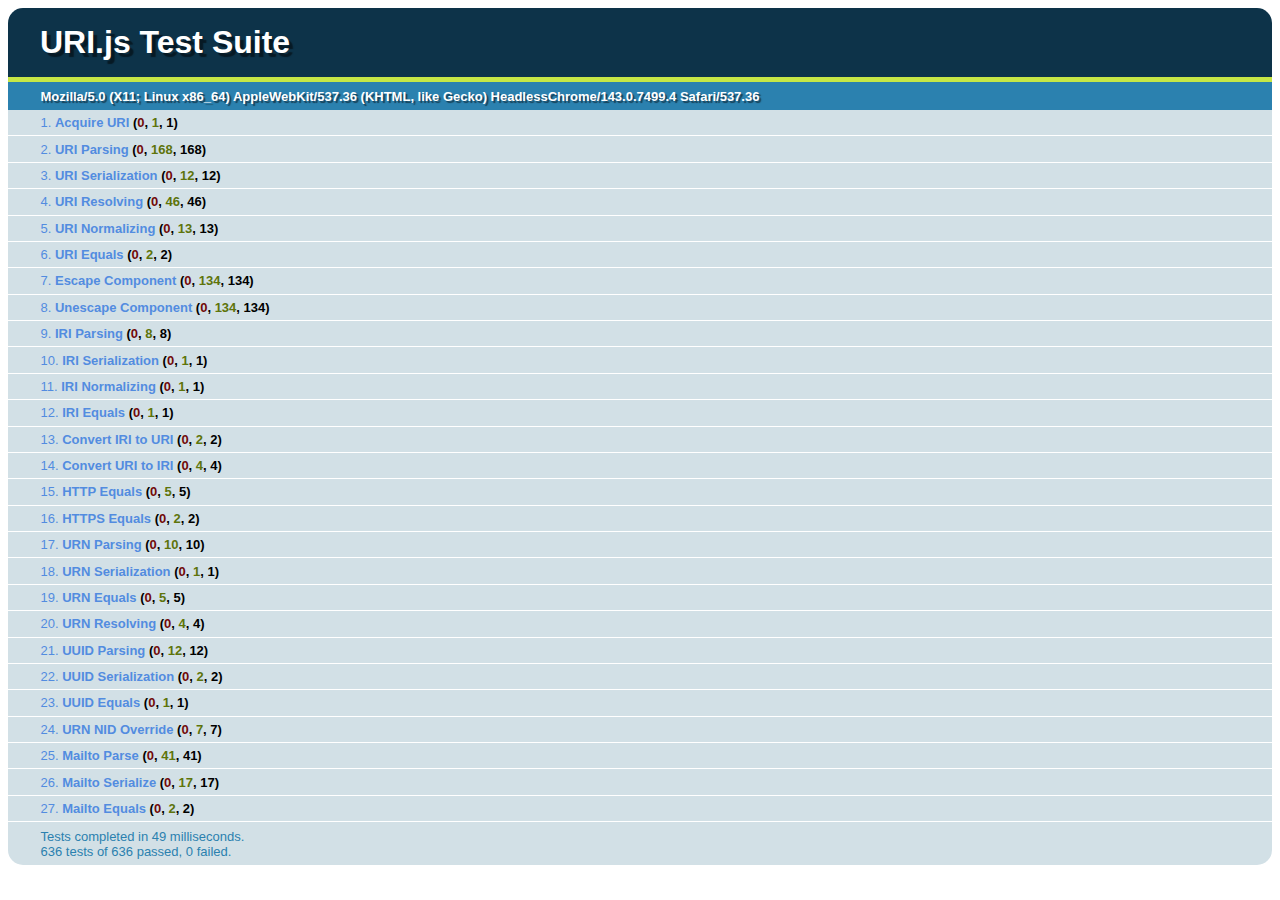
<file: site/node_modules/uri-js/tests/test-es5-min.html>
<!DOCTYPE HTML PUBLIC "-//W3C//DTD HTML 4.01 Transitional//EN"
      "http://www.w3.org/TR/html4/loose.dtd">
<html>
  <head>
    <link rel="stylesheet" href="qunit.css" type="text/css"/>
    <script type="text/javascript" src="qunit.js"></script>
    <script type="text/javascript" src="../dist/es5/uri.all.min.js"></script>
    <script type="text/javascript" src="tests.js"></script>
  </head>
  <body>
    <h1 id="qunit-header">URI.js Test Suite</h1>
    <h2 id="qunit-banner"></h2>
    <div id="qunit-testrunner-toolbar"></div>
    <h2 id="qunit-userAgent"></h2>
    <ol id="qunit-tests"></ol>
  </body>
</html>
</file>
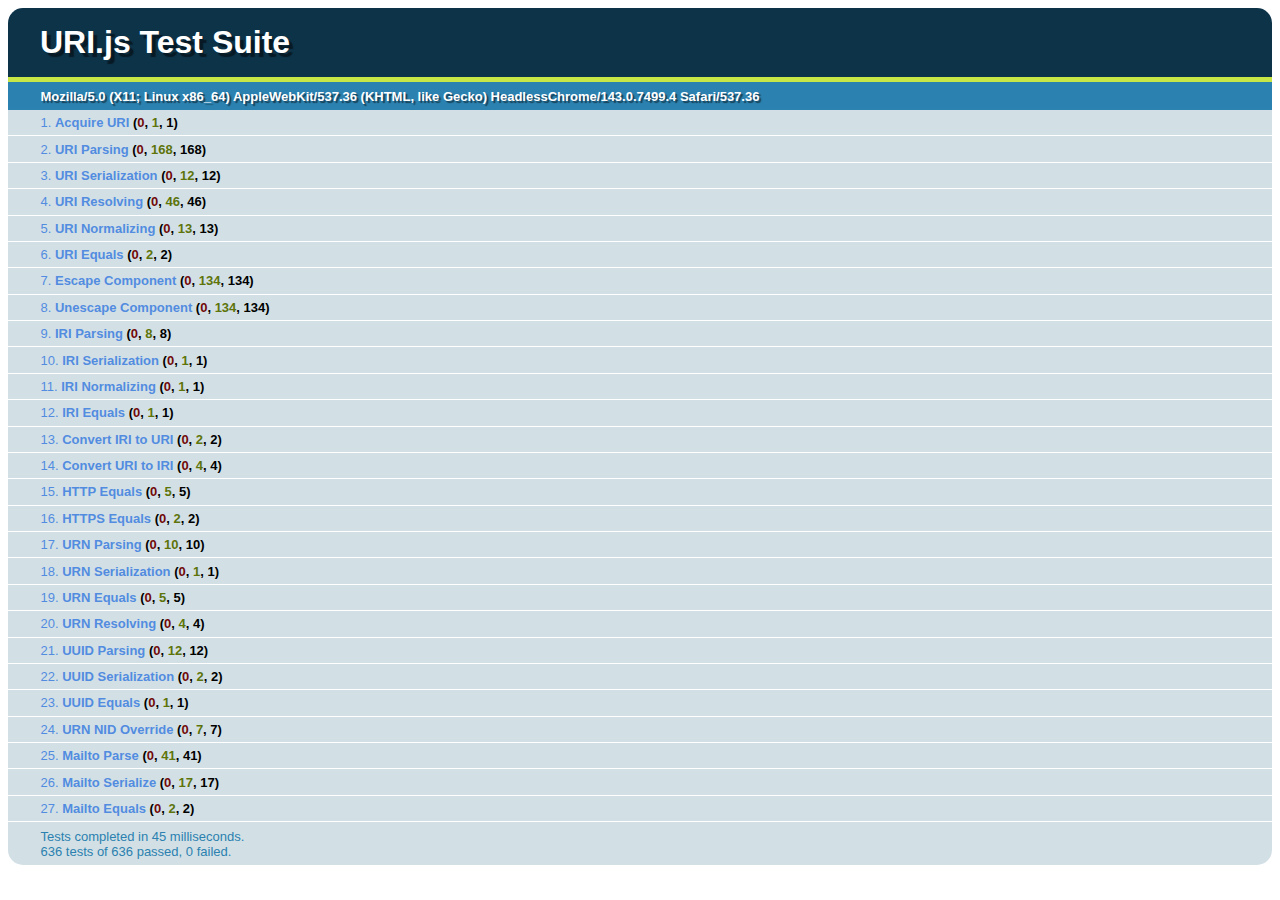
<file: site/node_modules/uri-js/tests/test-es5.html>
<!DOCTYPE HTML PUBLIC "-//W3C//DTD HTML 4.01 Transitional//EN"
      "http://www.w3.org/TR/html4/loose.dtd">
<html>
  <head>
    <link rel="stylesheet" href="qunit.css" type="text/css"/>
    <script type="text/javascript" src="qunit.js"></script>
    <script type="text/javascript" src="../dist/es5/uri.all.js"></script>
    <script type="text/javascript" src="tests.js"></script>
  </head>
  <body>
    <h1 id="qunit-header">URI.js Test Suite</h1>
    <h2 id="qunit-banner"></h2>
    <div id="qunit-testrunner-toolbar"></div>
    <h2 id="qunit-userAgent"></h2>
    <ol id="qunit-tests"></ol>
  </body>
</html>
</file>
<file: site/css/sub_style.css>
html {
  font-family: 'GothamHTF-Book', sans-serif;
  font-size: 12px;
  scroll-behavior: smooth;
}
body {
  background-color: #E2E2E4;
}
.d-flex {
  display: -webkit-box;
  display: -ms-flexbox;
  display: -webkit-flex;
  display: flex;
}
.space-between {
  justify-content: space-between;
}
.flex-column {
  flex-direction: column;
}
h2 {
  margin: 0 0 30px;
  font-size: 1.8rem;
  line-height: 2.4rem;
  color: #215B9C;
  text-transform: uppercase;
  text-align: center;
}
h3 {
  margin: 30px 0 15px;
  font-size: 1.4rem;
  line-height: 2rem;
  color: #215B9C;
  text-transform: uppercase;
  text-align: center;
}
a {
  color: #29ABE2;
}
ul {
  padding-left: 15px;
}
img {
  max-width: 100%;
}
.btn {
  display: block;
  margin: 30px auto;
  padding: 8px 20px;
  text-transform: uppercase;
  font-weight: 500;
  border: 2px solid;
  border-radius: 0;
}
.btn-primary {
  color: #29ABE2;
  border-color: #29ABE2;
  background-color: transparent;
}
.btn-primary:hover,
.btn-primary:focus,
.btn-primary:active,
.btn-primary:active:hover {
  color: #fff;
  background-color: #29ABE2;
  border-color: #29ABE2;
  text-decoration: none;
}
.cover-bg {
  width: 100%;
  height: 250px;
}
.sub_main .cover-bg {
  position: relative;
  background-size: cover;
  background-position: center center;
}
.sub_main .cover-bg h2 {
  position: absolute;
  bottom: 60px;
  right: 0;
  padding: 5px 60px 5px 15px;
  background-color: #215B9C;
  color: #fff;
}
.sub_main.sub_respuestaf .cover-bg {
  background-image: url('../img/sub-covers/respuestabanner.jpg');
}
.sub_main.sub_respuestac .cover-bg {
  background-image: url('../img/sub-covers/cifrasbanner.jpg');
}
.sub_main.sub_apoyo .cover-bg {
  background-image: url('../img/sub-covers/gobiernosnacionales.png');
}
.sub_main.sub_privado .cover-bg {
  background-image: url('../img/sub-covers/sectorprivado.jpg');
}
.sub_main.sub_socios .cover-bg {
  background-image: url('../img/sub-covers/strategyc.jpg');
}
.sub_main.sub_emprendedores .cover-bg {
  background-image: url('../img/sub-covers/coperacionesbanner.jpg');
}
.sub_main.sub_innovacion .cover-bg {
  background-image: url('../img/sub-covers/basededatos.jpg');
}
.sub_main.sub_resumenes .cover-bg {
  background-image: url('../img/sub-covers/resumenesbanner.jpg');
}
.covid-subnav {
  padding: 15px 0;
  background-color: #fff;
  color: #215B9C;
}
.covid-subnav .nav-left,
.covid-subnav .nav-right {
  text-align: center;
}
.covid-subnav .nav-left a,
.covid-subnav .nav-right a {
  text-transform: uppercase;
  font-weight: 500;
  font-size: 1.2rem;
}
.covid-subnav .social-list {
  list-style: none;
  padding: 0;
  margin: 10px 0 0;
}
.covid-subnav .social-list .social-item {
  display: inline-block;
}
.covid-subnav .social-list .social-item .social-icon {
  width: 25px;
  height: 25px;
  display: block;
  background-size: contain;
}
.covid-subnav .social-list .social-item .social-icon.fb-icon {
  background-image: url('../img/icons/social/fb.png');
}
.covid-subnav .social-list .social-item .social-icon.tw-icon {
  background-image: url('../img/icons/social/twitter.png');
}
.covid-subnav .social-list .social-item .social-icon.in-icon {
  background-image: url('../img/icons/social/in.png');
}
.covid-subnav .social-list .social-item .social-icon.mail-icon {
  background-image: url('../img/icons/social/mail.png');
}
.covid-subnav h2 {
  margin: 0;
  color: #215B9C;
  font-size: 1.6rem;
}
.covid-subnav.covid-subnav-bottom {
  margin: 0 -15px;
}
.sub-content {
  margin-top: -1px;
  padding: 30px;
  background-color: #fff;
}
.res-tile .res-bg {
  height: 200px;
  margin-bottom: 30px;
  background-size: cover;
  background-position: center center;
  position: relative;
}
.res-tile.res_1 .res-bg {
  background-image: url('../img/placeholders/briefings/res_1.png');
}
.res-tile.res_2 .res-bg {
  background-image: url('../img/placeholders/briefings/res_2.jpg');
}
.res-tile.res_3 .res-bg {
  background-image: url('../img/placeholders/briefings/res_3.jpg');
}
.res-tile.res_4 .res-bg {
  background-image: url('../img/placeholders/briefings/res_4.jpg');
}
.res-tile.res_5 .res-bg {
  background-image: url('../img/placeholders/briefings/res_5.png');
}
.res-tile.res_6 .res-bg {
  background-image: url('../img/placeholders/briefings/res_6.jpg');
}
.res-tile.res_7 .res-bg {
  background-image: url('../img/placeholders/briefings/res_7.png');
}
.res-tile.res_8 .res-bg {
  background-image: url('../img/placeholders/briefings/res_8.jpg');
}
.res-tile.res_9 .res-bg {
  background-image: url('../img/placeholders/briefings/res_9.jpg');
}
.res-tile h4 {
  position: absolute;
  width: 100%;
  top: 80px;
  padding: 5px 10px;
  background-color: #215B9C;
  color: #fff;
  text-transform: uppercase;
  font-size: 1.2rem;
  line-height: 1.5rem;
}
@media (min-width: 768px) {
  h3 {
    text-align: left;
  }
  .btn {
    margin: 30px 0;
  }
  .sub-content {
    padding: 30px 60px;
  }
}
@media (min-width: 992px) {
  .covid-subnav .nav-left {
    padding-top: 5px;
  }
  .covid-subnav .nav-right .social-list {
    margin: 0;
  }
}
</file>
<file: site/node_modules/uri-js/tests/qunit.css>
ol#qunit-tests {
	font-family:"Helvetica Neue Light", "HelveticaNeue-Light", "Helvetica Neue", Calibri, Helvetica, Arial;
	margin:0;
	padding:0;
	list-style-position:inside;

	font-size: smaller;
}
ol#qunit-tests li{
	padding:0.4em 0.5em 0.4em 2.5em;
	border-bottom:1px solid #fff;
	font-size:small;
	list-style-position:inside;
}
ol#qunit-tests li ol{
	box-shadow: inset 0px 2px 13px #999;
	-moz-box-shadow: inset 0px 2px 13px #999;
	-webkit-box-shadow: inset 0px 2px 13px #999;
	margin-top:0.5em;
	margin-left:0;
	padding:0.5em;
	background-color:#fff;
	border-radius:15px;
	-moz-border-radius: 15px;
	-webkit-border-radius: 15px;
}
ol#qunit-tests li li{
	border-bottom:none;
	margin:0.5em;
	background-color:#fff;
	list-style-position: inside;
	padding:0.4em 0.5em 0.4em 0.5em;
}

ol#qunit-tests li li.pass{
	border-left:26px solid #C6E746;
	background-color:#fff;
	color:#5E740B;
	}
ol#qunit-tests li li.fail{
	border-left:26px solid #EE5757;
	background-color:#fff;
	color:#710909;
}
ol#qunit-tests li.pass{
	background-color:#D2E0E6;
	color:#528CE0;
}
ol#qunit-tests li.fail{
	background-color:#EE5757;
	color:#000;
}
ol#qunit-tests li strong {
	cursor:pointer;
}
h1#qunit-header{
	background-color:#0d3349;
	margin:0;
	padding:0.5em 0 0.5em 1em;
	color:#fff;
	font-family:"Helvetica Neue Light", "HelveticaNeue-Light", "Helvetica Neue", Calibri, Helvetica, Arial;
	border-top-right-radius:15px;
	border-top-left-radius:15px;
	-moz-border-radius-topright:15px;
	-moz-border-radius-topleft:15px;
	-webkit-border-top-right-radius:15px;
	-webkit-border-top-left-radius:15px;
	text-shadow: rgba(0, 0, 0, 0.5) 4px 4px 1px;
}
h2#qunit-banner{
	font-family:"Helvetica Neue Light", "HelveticaNeue-Light", "Helvetica Neue", Calibri, Helvetica, Arial;
	height:5px;
	margin:0;
	padding:0;
}
h2#qunit-banner.qunit-pass{
	background-color:#C6E746;
}
h2#qunit-banner.qunit-fail, #qunit-testrunner-toolbar {
	background-color:#EE5757;
}
#qunit-testrunner-toolbar {
	font-family:"Helvetica Neue Light", "HelveticaNeue-Light", "Helvetica Neue", Calibri, Helvetica, Arial;
	padding:0;
	/*width:80%;*/
	padding:0em 0 0.5em 2em;
	font-size: small;
}
h2#qunit-userAgent {
	font-family:"Helvetica Neue Light", "HelveticaNeue-Light", "Helvetica Neue", Calibri, Helvetica, Arial;
	background-color:#2b81af;
	margin:0;
	padding:0;
	color:#fff;
	font-size: small;
	padding:0.5em 0 0.5em 2.5em;
	text-shadow: rgba(0, 0, 0, 0.5) 2px 2px 1px;
}
p#qunit-testresult{
	font-family:"Helvetica Neue Light", "HelveticaNeue-Light", "Helvetica Neue", Calibri, Helvetica, Arial;
	margin:0;
	font-size: small;
	color:#2b81af;
	border-bottom-right-radius:15px;
	border-bottom-left-radius:15px;
	-moz-border-radius-bottomright:15px;
	-moz-border-radius-bottomleft:15px;
	-webkit-border-bottom-right-radius:15px;
	-webkit-border-bottom-left-radius:15px;
	background-color:#D2E0E6;
	padding:0.5em 0.5em 0.5em 2.5em;
}
strong b.fail{
	color:#710909;
	}
strong b.pass{
	color:#5E740B;
	}
</file>
